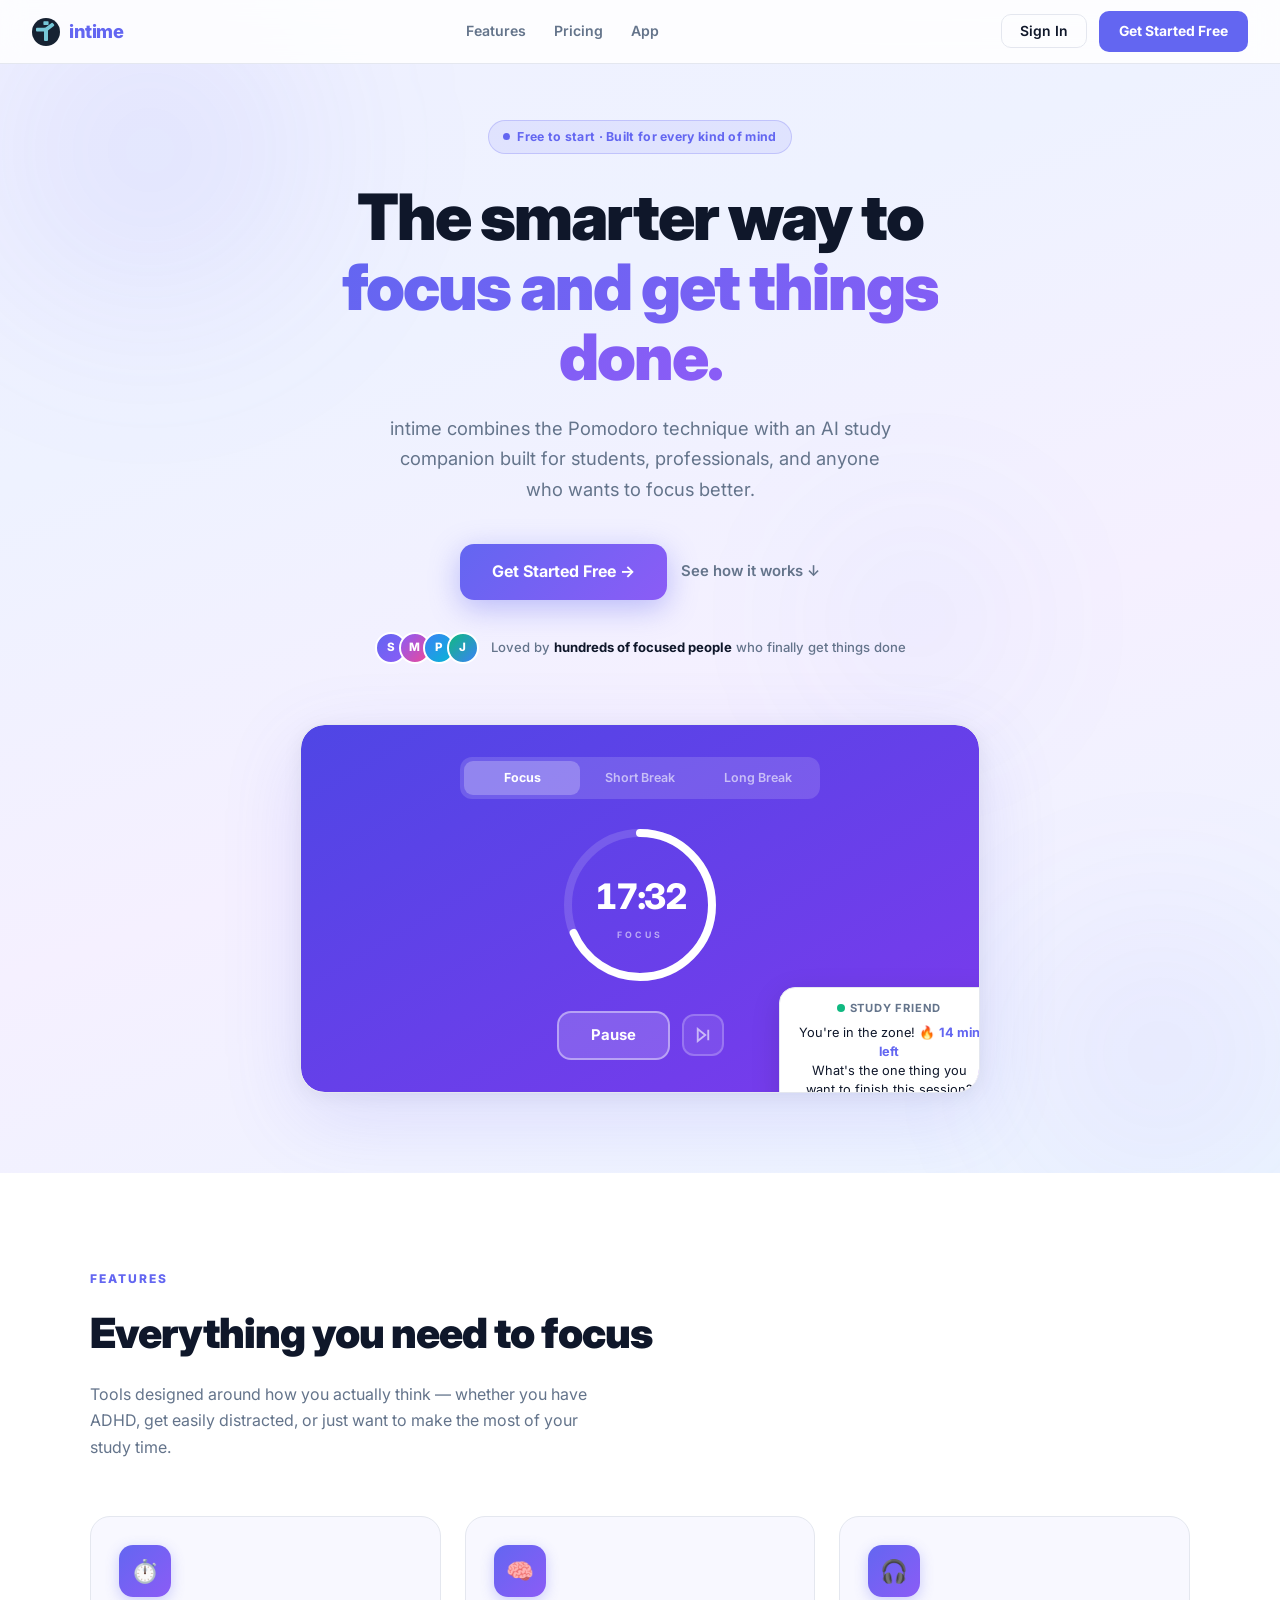
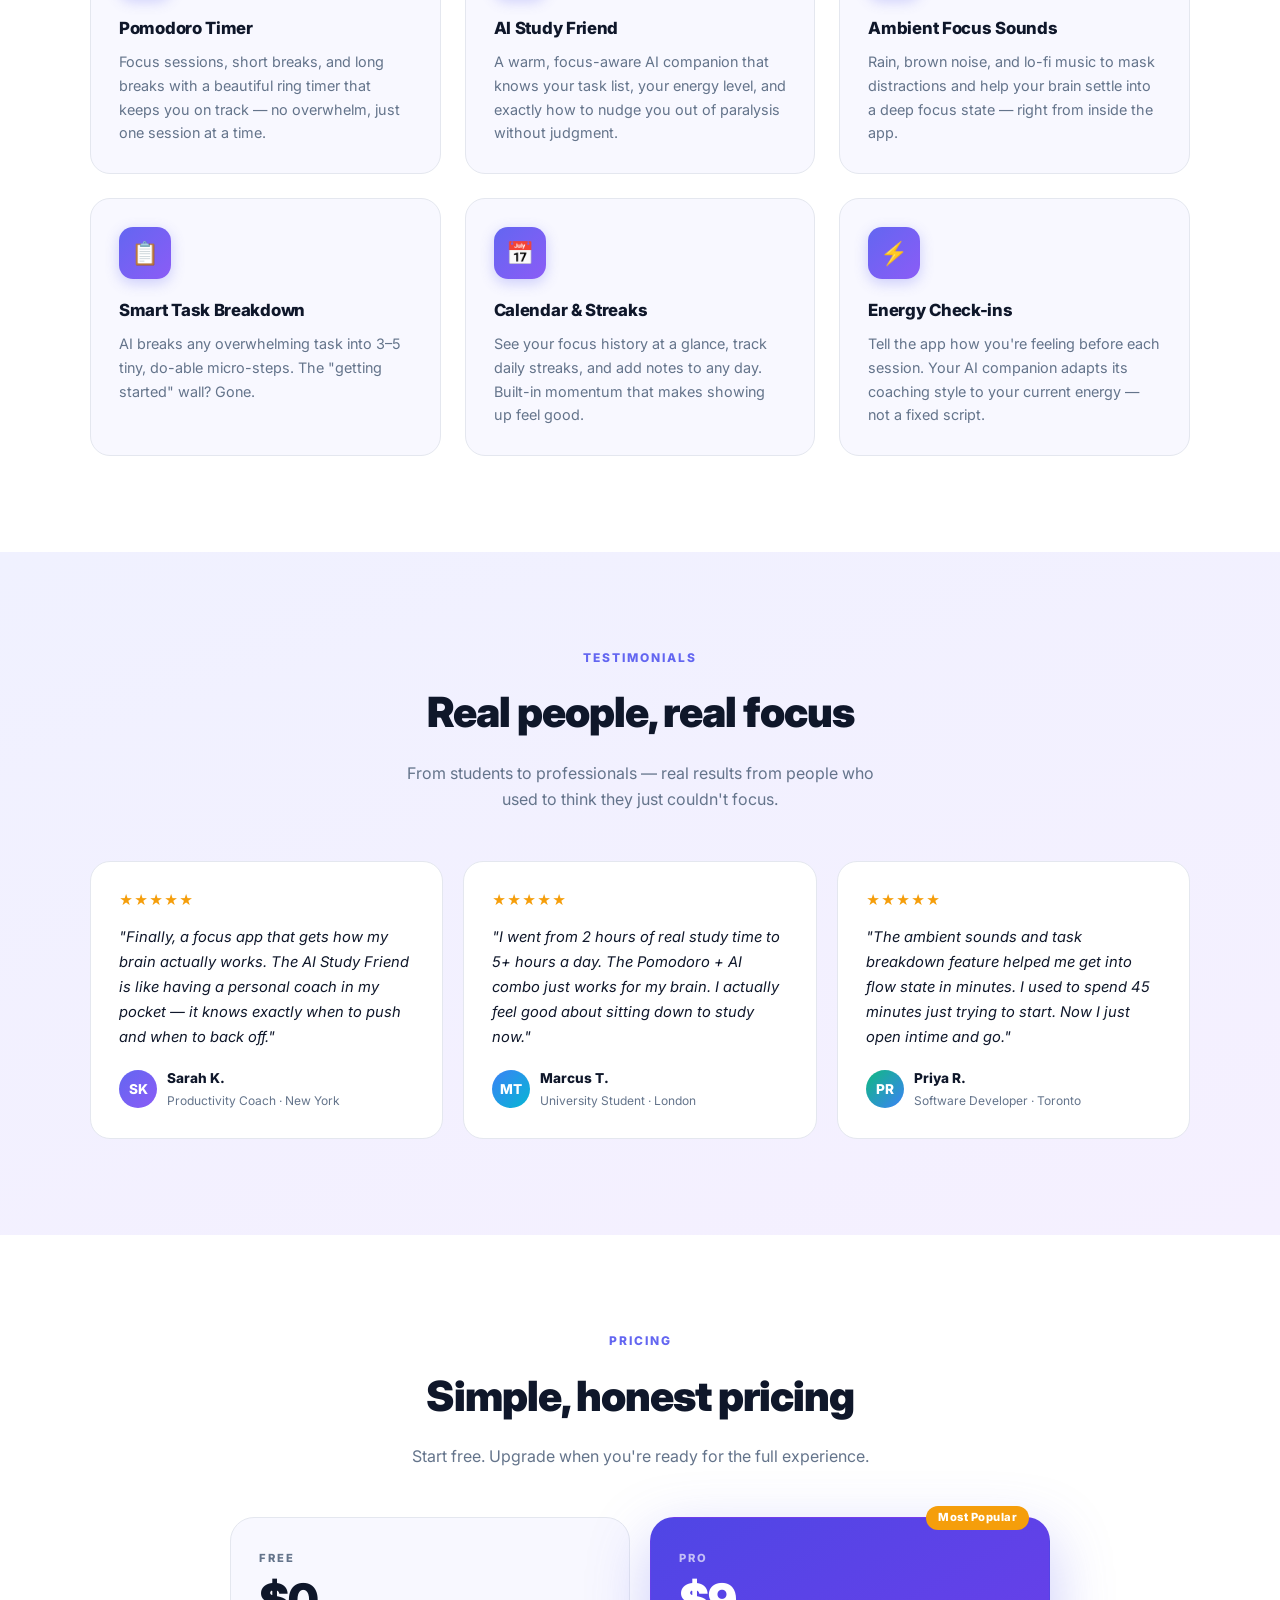
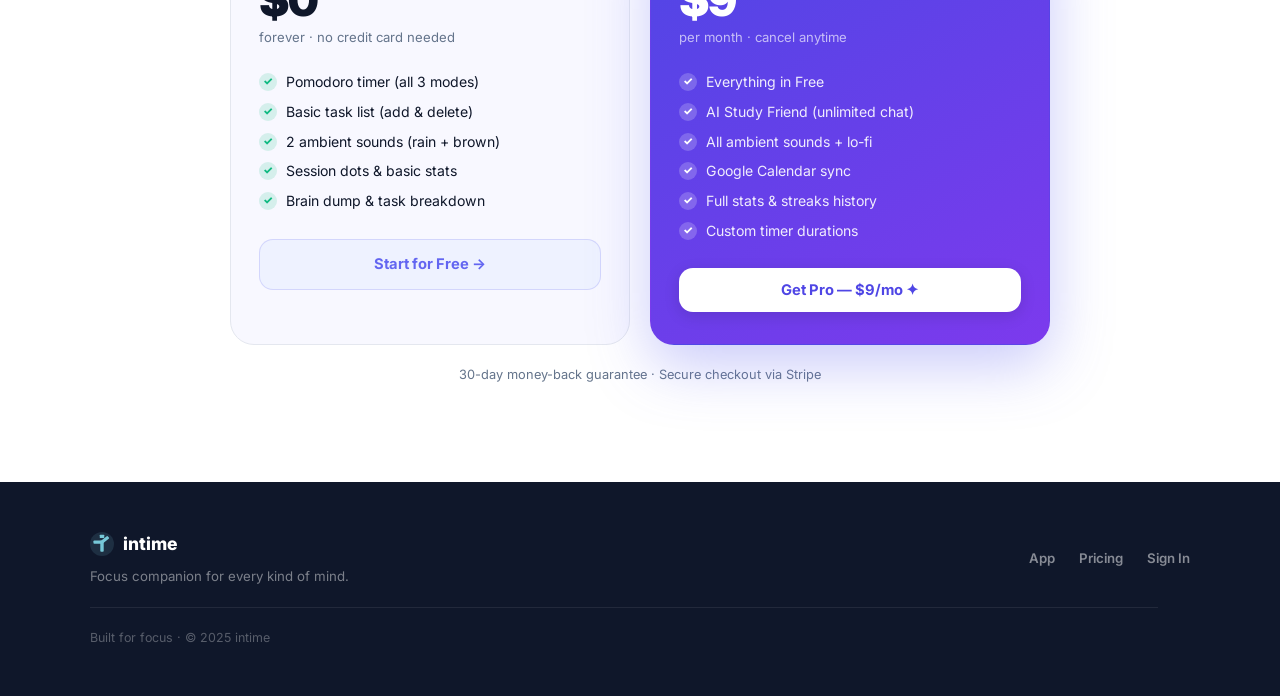
<file: static/landing.html>
<!DOCTYPE html>
<html lang="en">
<head>
    <meta charset="UTF-8">
    <meta name="viewport" content="width=device-width, initial-scale=1.0">
    <title>intime — Focus companion for every kind of mind</title>
    <script src="https://accounts.google.com/gsi/client" async defer></script>
    <link rel="preconnect" href="https://fonts.googleapis.com">
    <link rel="preconnect" href="https://fonts.gstatic.com" crossorigin>
    <link href="https://fonts.googleapis.com/css2?family=Inter:wght@400;500;600;700;800;900&display=swap" rel="stylesheet">
    <style>
        *, *::before, *::after { box-sizing: border-box; margin: 0; padding: 0; }
        :root {
            --primary: #6366F1;
            --primary-deep: #4F46E5;
            --primary-dim: #EEF2FF;
            --text: #0F172A;
            --text-muted: #64748B;
            --border: #E4E7EF;
            --bg: #F8F8FF;
            --panel: #FFFFFF;
            --success: #10B981;
        }
        html { scroll-behavior: smooth; }
        body {
            font-family: 'Inter', sans-serif;
            background: var(--bg);
            color: var(--text);
            line-height: 1.6;
            overflow-x: hidden;
        }

        /* ── Nav ── */
        .nav {
            position: fixed;
            top: 0; left: 0; right: 0;
            height: 64px;
            background: rgba(255,255,255,0.85);
            backdrop-filter: blur(12px);
            border-bottom: 1px solid var(--border);
            display: flex;
            align-items: center;
            justify-content: space-between;
            padding: 0 32px;
            z-index: 100;
        }
        .nav-logo {
            display: flex;
            align-items: center;
            gap: 9px;
            text-decoration: none;
            font-weight: 800;
            font-size: 1.15rem;
            color: var(--primary);
            letter-spacing: -0.4px;
        }
        .nav-links {
            display: flex;
            align-items: center;
            gap: 28px;
        }
        .nav-links a {
            text-decoration: none;
            font-size: 0.88rem;
            font-weight: 600;
            color: var(--text-muted);
            transition: color 0.15s;
        }
        .nav-links a:hover { color: var(--text); }
        .nav-cta {
            display: flex;
            align-items: center;
            gap: 12px;
        }
        .btn-ghost {
            padding: 8px 18px;
            border-radius: 10px;
            border: 1.5px solid var(--border);
            background: transparent;
            color: var(--text);
            font-size: 0.87rem;
            font-weight: 600;
            cursor: pointer;
            font-family: inherit;
            text-decoration: none;
            transition: border-color 0.15s;
        }
        .btn-ghost:hover { border-color: var(--primary); color: var(--primary); }
        .btn-primary {
            padding: 9px 20px;
            border-radius: 10px;
            border: none;
            background: var(--primary);
            color: white;
            font-size: 0.87rem;
            font-weight: 700;
            cursor: pointer;
            font-family: inherit;
            text-decoration: none;
            transition: opacity 0.15s, transform 0.1s;
        }
        .btn-primary:hover { opacity: 0.88; transform: translateY(-1px); }

        /* ── Hero ── */
        .hero {
            min-height: 100vh;
            display: flex;
            flex-direction: column;
            align-items: center;
            justify-content: center;
            text-align: center;
            padding: 120px 24px 80px;
            position: relative;
            overflow: hidden;
            background: linear-gradient(160deg, #F0F1FF 0%, #EEF2FF 30%, #F5F0FF 60%, #EBF4FF 100%);
        }
        .hero-blob {
            position: absolute;
            border-radius: 50%;
            filter: blur(80px);
            opacity: 0.5;
            pointer-events: none;
            animation: floatBlob 8s ease-in-out infinite;
        }
        .hero-blob-1 {
            width: 500px; height: 500px;
            background: radial-gradient(circle, rgba(99,102,241,0.25) 0%, transparent 70%);
            top: -100px; left: -100px;
            animation-delay: 0s;
        }
        .hero-blob-2 {
            width: 400px; height: 400px;
            background: radial-gradient(circle, rgba(139,92,246,0.2) 0%, transparent 70%);
            bottom: -80px; right: -80px;
            animation-delay: -3s;
        }
        .hero-blob-3 {
            width: 300px; height: 300px;
            background: radial-gradient(circle, rgba(59,130,246,0.15) 0%, transparent 70%);
            top: 40%; left: 60%;
            animation-delay: -5s;
        }
        @keyframes floatBlob {
            0%, 100% { transform: translate(0, 0) scale(1); }
            33%       { transform: translate(20px, -30px) scale(1.05); }
            66%       { transform: translate(-15px, 20px) scale(0.97); }
        }

        .hero-badge {
            display: inline-flex;
            align-items: center;
            gap: 7px;
            padding: 6px 14px;
            border-radius: 99px;
            background: rgba(99,102,241,0.1);
            border: 1px solid rgba(99,102,241,0.25);
            font-size: 0.77rem;
            font-weight: 700;
            color: var(--primary);
            letter-spacing: 0.3px;
            margin-bottom: 28px;
            position: relative;
        }
        .hero-badge-dot {
            width: 7px; height: 7px;
            border-radius: 50%;
            background: var(--primary);
            animation: pulse 2s ease-in-out infinite;
        }
        @keyframes pulse {
            0%, 100% { opacity: 1; transform: scale(1); }
            50% { opacity: 0.5; transform: scale(0.8); }
        }

        .hero-headline {
            font-size: clamp(2.4rem, 5.5vw, 4rem);
            font-weight: 900;
            line-height: 1.1;
            letter-spacing: -2px;
            color: var(--text);
            max-width: 760px;
            margin-bottom: 20px;
            position: relative;
        }
        .hero-headline .accent {
            background: linear-gradient(135deg, #6366F1, #8B5CF6);
            -webkit-background-clip: text;
            -webkit-text-fill-color: transparent;
            background-clip: text;
        }
        .hero-sub {
            font-size: 1.15rem;
            color: var(--text-muted);
            max-width: 520px;
            line-height: 1.65;
            margin-bottom: 40px;
            position: relative;
        }
        .hero-ctas {
            display: flex;
            align-items: center;
            gap: 14px;
            flex-wrap: wrap;
            justify-content: center;
            position: relative;
            margin-bottom: 20px;
        }
        .hero-cta-primary {
            padding: 15px 32px;
            border-radius: 14px;
            border: none;
            background: linear-gradient(135deg, #6366F1, #8B5CF6);
            color: white;
            font-size: 1rem;
            font-weight: 700;
            text-decoration: none;
            box-shadow: 0 8px 30px rgba(99,102,241,0.4);
            transition: transform 0.15s, box-shadow 0.15s, opacity 0.15s;
            display: inline-block;
        }
        .hero-cta-primary:hover {
            transform: translateY(-2px);
            box-shadow: 0 12px 40px rgba(99,102,241,0.5);
        }
        .hero-cta-secondary {
            font-size: 0.93rem;
            font-weight: 600;
            color: var(--text-muted);
            text-decoration: none;
            display: flex;
            align-items: center;
            gap: 6px;
            transition: color 0.15s;
        }
        .hero-cta-secondary:hover { color: var(--text); }

        .hero-social-proof {
            display: flex;
            align-items: center;
            gap: 12px;
            position: relative;
            margin-top: 12px;
        }
        .hero-avatars {
            display: flex;
            align-items: center;
        }
        .hero-avatar {
            width: 32px; height: 32px;
            border-radius: 50%;
            border: 2px solid white;
            background: linear-gradient(135deg, #6366F1, #8B5CF6);
            margin-left: -8px;
            font-size: 0.72rem;
            font-weight: 800;
            color: white;
            display: flex; align-items: center; justify-content: center;
        }
        .hero-avatar:first-child { margin-left: 0; }
        .hero-avatar-2 { background: linear-gradient(135deg, #8B5CF6, #EC4899); }
        .hero-avatar-3 { background: linear-gradient(135deg, #3B82F6, #06B6D4); }
        .hero-avatar-4 { background: linear-gradient(135deg, #10B981, #3B82F6); }
        .hero-proof-text {
            font-size: 0.82rem;
            color: var(--text-muted);
            font-weight: 500;
        }
        .hero-proof-text strong { color: var(--text); }

        /* ── Timer Illustration ── */
        .hero-visual {
            position: relative;
            margin-top: 60px;
            width: 100%;
            max-width: 680px;
        }
        .hero-app-card {
            background: white;
            border-radius: 24px;
            border: 1px solid var(--border);
            box-shadow: 0 24px 80px rgba(99,102,241,0.15), 0 4px 20px rgba(0,0,0,0.06);
            padding: 32px;
            display: flex;
            flex-direction: column;
            align-items: center;
            gap: 20px;
            position: relative;
            overflow: hidden;
        }
        .hero-app-card::before {
            content: '';
            position: absolute;
            inset: 0;
            background: linear-gradient(150deg, #4F46E5 0%, #7C3AED 100%);
            border-radius: 24px;
        }
        .hero-timer-wrap {
            position: relative;
            width: 180px; height: 180px;
        }
        .hero-timer-wrap svg { width: 100%; height: 100%; }
        .hero-timer-time {
            position: absolute;
            top: 50%; left: 50%;
            transform: translate(-50%, -50%);
            text-align: center;
        }
        .hero-timer-digits {
            font-size: 2.2rem;
            font-weight: 800;
            color: white;
            letter-spacing: -2px;
            font-variant-numeric: tabular-nums;
        }
        .hero-timer-label {
            font-size: 0.55rem;
            font-weight: 700;
            letter-spacing: 3px;
            color: rgba(255,255,255,0.55);
            margin-top: 4px;
        }
        .hero-chat-preview {
            position: absolute;
            bottom: -20px; right: -20px;
            background: white;
            border-radius: 16px;
            padding: 12px 16px;
            border: 1px solid var(--border);
            box-shadow: 0 8px 30px rgba(0,0,0,0.12);
            max-width: 220px;
            font-size: 0.8rem;
            line-height: 1.5;
            color: var(--text);
            z-index: 2;
        }
        .hero-chat-preview strong { color: var(--primary); }
        .hero-chat-dot {
            width: 8px; height: 8px;
            border-radius: 50%;
            background: var(--success);
            display: inline-block;
            margin-right: 5px;
        }

        /* ── Section Common ── */
        section { padding: 96px 24px; }
        .section-label {
            font-size: 0.75rem;
            font-weight: 800;
            letter-spacing: 2px;
            text-transform: uppercase;
            color: var(--primary);
            margin-bottom: 12px;
        }
        .section-title {
            font-size: clamp(1.8rem, 3.5vw, 2.6rem);
            font-weight: 900;
            letter-spacing: -1px;
            color: var(--text);
            margin-bottom: 14px;
        }
        .section-sub {
            font-size: 1rem;
            color: var(--text-muted);
            max-width: 500px;
            line-height: 1.65;
        }
        .section-header { margin-bottom: 56px; }

        /* ── Features ── */
        .features { background: var(--panel); }
        .features-inner {
            max-width: 1100px;
            margin: 0 auto;
        }
        .features-grid {
            display: grid;
            grid-template-columns: repeat(auto-fit, minmax(300px, 1fr));
            gap: 24px;
        }
        .feature-card {
            background: var(--bg);
            border: 1px solid var(--border);
            border-radius: 20px;
            padding: 28px;
            transition: box-shadow 0.2s, transform 0.2s;
        }
        .feature-card:hover {
            box-shadow: 0 8px 32px rgba(99,102,241,0.12);
            transform: translateY(-3px);
        }
        .feature-icon {
            width: 52px; height: 52px;
            border-radius: 14px;
            background: linear-gradient(135deg, var(--primary), #8B5CF6);
            display: flex; align-items: center; justify-content: center;
            font-size: 1.4rem;
            margin-bottom: 18px;
            box-shadow: 0 4px 14px rgba(99,102,241,0.3);
        }
        .feature-title {
            font-size: 1.05rem;
            font-weight: 800;
            color: var(--text);
            margin-bottom: 8px;
            letter-spacing: -0.3px;
        }
        .feature-desc {
            font-size: 0.9rem;
            color: var(--text-muted);
            line-height: 1.65;
        }

        /* ── Testimonials ── */
        .testimonials { background: linear-gradient(160deg, #F0F1FF, #F5F0FF); }
        .testimonials-inner { max-width: 1100px; margin: 0 auto; text-align: center; }
        .testimonials-grid {
            display: grid;
            grid-template-columns: repeat(auto-fit, minmax(280px, 1fr));
            gap: 20px;
            margin-top: 8px;
        }
        .testi-card {
            background: white;
            border: 1px solid var(--border);
            border-radius: 20px;
            padding: 28px;
            text-align: left;
            transition: box-shadow 0.2s;
        }
        .testi-card:hover { box-shadow: 0 8px 30px rgba(99,102,241,0.1); }
        .testi-stars {
            color: #F59E0B;
            font-size: 0.85rem;
            letter-spacing: 1px;
            margin-bottom: 14px;
        }
        .testi-quote {
            font-size: 0.92rem;
            color: var(--text);
            line-height: 1.7;
            margin-bottom: 18px;
            font-style: italic;
        }
        .testi-author {
            display: flex;
            align-items: center;
            gap: 10px;
        }
        .testi-avatar {
            width: 38px; height: 38px;
            border-radius: 50%;
            display: flex; align-items: center; justify-content: center;
            font-size: 0.85rem;
            font-weight: 800;
            color: white;
            flex-shrink: 0;
        }
        .ta1 { background: linear-gradient(135deg, #6366F1, #8B5CF6); }
        .ta2 { background: linear-gradient(135deg, #3B82F6, #06B6D4); }
        .ta3 { background: linear-gradient(135deg, #10B981, #3B82F6); }
        .testi-name { font-size: 0.85rem; font-weight: 800; color: var(--text); }
        .testi-role { font-size: 0.75rem; color: var(--text-muted); margin-top: 1px; }

        /* ── Pricing ── */
        .pricing { background: var(--panel); }
        .pricing-inner { max-width: 820px; margin: 0 auto; text-align: center; }
        .pricing-grid {
            display: grid;
            grid-template-columns: 1fr 1fr;
            gap: 20px;
            margin-top: 48px;
        }
        .pricing-card {
            background: var(--bg);
            border: 1.5px solid var(--border);
            border-radius: 24px;
            padding: 32px 28px;
            text-align: left;
            position: relative;
            transition: box-shadow 0.2s;
        }
        .pricing-card.pro {
            background: linear-gradient(150deg, #4F46E5 0%, #7C3AED 100%);
            border-color: transparent;
            box-shadow: 0 20px 60px rgba(99,102,241,0.35);
            color: white;
        }
        .pricing-badge {
            position: absolute;
            top: -12px; right: 20px;
            background: #F59E0B;
            color: white;
            font-size: 0.7rem;
            font-weight: 800;
            padding: 3px 12px;
            border-radius: 99px;
            letter-spacing: 0.5px;
        }
        .pricing-tier {
            font-size: 0.7rem;
            font-weight: 800;
            letter-spacing: 2px;
            text-transform: uppercase;
            color: var(--text-muted);
            margin-bottom: 10px;
        }
        .pricing-card.pro .pricing-tier { color: rgba(255,255,255,0.65); }
        .pricing-price {
            font-size: 2.8rem;
            font-weight: 900;
            letter-spacing: -2px;
            color: var(--text);
            margin-bottom: 4px;
            line-height: 1;
        }
        .pricing-card.pro .pricing-price { color: white; }
        .pricing-period {
            font-size: 0.82rem;
            color: var(--text-muted);
            margin-bottom: 24px;
        }
        .pricing-card.pro .pricing-period { color: rgba(255,255,255,0.65); }
        .pricing-features {
            list-style: none;
            display: flex;
            flex-direction: column;
            gap: 10px;
            margin-bottom: 28px;
        }
        .pricing-features li {
            display: flex;
            align-items: flex-start;
            gap: 9px;
            font-size: 0.88rem;
            color: var(--text);
            line-height: 1.4;
        }
        .pricing-card.pro .pricing-features li { color: rgba(255,255,255,0.9); }
        .pricing-features li::before {
            content: '✓';
            width: 18px; height: 18px;
            border-radius: 50%;
            background: rgba(16,185,129,0.15);
            color: var(--success);
            font-size: 0.7rem;
            font-weight: 800;
            display: flex; align-items: center; justify-content: center;
            flex-shrink: 0;
            margin-top: 1px;
        }
        .pricing-card.pro .pricing-features li::before {
            background: rgba(255,255,255,0.2);
            color: white;
        }
        .pricing-cta {
            display: block;
            width: 100%;
            padding: 13px;
            border-radius: 14px;
            text-align: center;
            font-weight: 700;
            font-size: 0.92rem;
            text-decoration: none;
            cursor: pointer;
            font-family: inherit;
            transition: opacity 0.15s, transform 0.1s;
        }
        .pricing-cta-free {
            background: var(--primary-dim);
            color: var(--primary);
            border: 1.5px solid rgba(99,102,241,0.2);
        }
        .pricing-cta-free:hover { opacity: 0.8; }
        .pricing-cta-pro {
            background: white;
            color: var(--primary-deep);
            border: none;
            box-shadow: 0 4px 16px rgba(0,0,0,0.12);
        }
        .pricing-cta-pro:hover { transform: translateY(-1px); box-shadow: 0 6px 20px rgba(0,0,0,0.16); }

        /* ── Footer ── */
        footer {
            background: var(--text);
            color: rgba(255,255,255,0.7);
            padding: 48px 32px;
        }
        .footer-inner {
            max-width: 1100px;
            margin: 0 auto;
            display: grid;
            grid-template-columns: 1fr auto;
            align-items: center;
            gap: 32px;
        }
        .footer-logo {
            display: flex;
            align-items: center;
            gap: 9px;
            font-weight: 800;
            font-size: 1.1rem;
            color: white;
            text-decoration: none;
            margin-bottom: 8px;
        }
        .footer-tagline {
            font-size: 0.83rem;
            color: rgba(255,255,255,0.45);
            margin-top: 4px;
        }
        .footer-links {
            display: flex;
            gap: 24px;
            align-items: center;
            flex-wrap: wrap;
        }
        .footer-links a {
            text-decoration: none;
            font-size: 0.83rem;
            font-weight: 600;
            color: rgba(255,255,255,0.5);
            transition: color 0.15s;
        }
        .footer-links a:hover { color: white; }
        .footer-brain {
            font-size: 0.78rem;
            color: rgba(255,255,255,0.3);
            margin-top: 20px;
            padding-top: 20px;
            border-top: 1px solid rgba(255,255,255,0.08);
        }

        /* ── Responsive ── */
        @media (max-width: 700px) {
            .nav-links { display: none; }
            .pricing-grid { grid-template-columns: 1fr; }
            .footer-inner { grid-template-columns: 1fr; }
            .hero { padding-top: 100px; }
            .hero-badge { display: none; }
        }
    </style>
</head>
<body>

<!-- Hidden Google Sign-In trigger -->
<div id="g_id_onload"
     data-client_id="121246915230-hrfas5irqhnb8sgg8qoc37ba51dqkg0g.apps.googleusercontent.com"
     data-callback="handleLandingSignIn"
     data-auto_prompt="false"
     style="display:none">
</div>

<!-- ── Nav ── -->
<nav class="nav">
    <a href="/" class="nav-logo">
        <svg width="28" height="28" viewBox="0 0 28 28" fill="none">
            <circle cx="14" cy="14" r="14" fill="#162232"/>
            <rect x="11.4" y="3.2" width="5.2" height="3.8" rx="0.7" fill="#76C8D8"/>
            <rect x="4" y="9.8" width="10" height="3.8" rx="1" fill="#76C8D8"/>
            <rect x="14" y="9.8" width="9.5" height="3.8" rx="1" fill="#76C8D8" transform="rotate(-38, 14, 11.7)"/>
            <rect x="12" y="9.8" width="4" height="13.2" rx="1" fill="#76C8D8"/>
        </svg>
        intime
    </a>
    <div class="nav-links">
        <a href="#features">Features</a>
        <a href="#pricing">Pricing</a>
        <a href="/app">App</a>
    </div>
    <div class="nav-cta">
        <button class="btn-ghost" onclick="triggerSignIn()">Sign In</button>
        <a href="/app" class="btn-primary">Get Started Free</a>
    </div>
</nav>

<!-- ── Hero ── -->
<section class="hero" id="hero">
    <div class="hero-blob hero-blob-1"></div>
    <div class="hero-blob hero-blob-2"></div>
    <div class="hero-blob hero-blob-3"></div>

    <div class="hero-badge">
        <span class="hero-badge-dot"></span>
        Free to start · Built for every kind of mind
    </div>

    <h1 class="hero-headline">
        The smarter way to<br>
        <span class="accent">focus and get things done.</span>
    </h1>
    <p class="hero-sub">
        intime combines the Pomodoro technique with an AI study companion
        built for students, professionals, and anyone who wants to focus better.
    </p>

    <div class="hero-ctas">
        <a href="/app" class="hero-cta-primary">Get Started Free →</a>
        <a href="#features" class="hero-cta-secondary">See how it works ↓</a>
    </div>

    <div class="hero-social-proof">
        <div class="hero-avatars">
            <div class="hero-avatar">S</div>
            <div class="hero-avatar hero-avatar-2">M</div>
            <div class="hero-avatar hero-avatar-3">P</div>
            <div class="hero-avatar hero-avatar-4">J</div>
        </div>
        <p class="hero-proof-text">Loved by <strong>hundreds of focused people</strong> who finally get things done</p>
    </div>

    <!-- Stylized App Preview -->
    <div class="hero-visual">
        <div class="hero-app-card">
            <div style="position:relative;z-index:1;display:flex;flex-direction:column;align-items:center;gap:16px;width:100%">
                <!-- Mode tabs -->
                <div style="display:flex;background:rgba(255,255,255,0.14);border-radius:12px;padding:4px;gap:2px;width:100%;max-width:360px">
                    <div style="flex:1;padding:7px;border-radius:9px;background:rgba(255,255,255,0.24);color:white;font-size:0.78rem;font-weight:700;text-align:center">Focus</div>
                    <div style="flex:1;padding:7px;border-radius:9px;color:rgba(255,255,255,0.6);font-size:0.78rem;font-weight:600;text-align:center">Short Break</div>
                    <div style="flex:1;padding:7px;border-radius:9px;color:rgba(255,255,255,0.6);font-size:0.78rem;font-weight:600;text-align:center">Long Break</div>
                </div>
                <!-- Timer ring -->
                <div class="hero-timer-wrap">
                    <svg viewBox="0 0 180 180" fill="none">
                        <circle cx="90" cy="90" r="72" stroke="rgba(255,255,255,0.14)" stroke-width="8"/>
                        <circle cx="90" cy="90" r="72" stroke="white" stroke-width="8"
                            stroke-dasharray="310 452" stroke-linecap="round"
                            transform="rotate(-90 90 90)"/>
                    </svg>
                    <div class="hero-timer-time">
                        <div class="hero-timer-digits">17:32</div>
                        <div class="hero-timer-label">FOCUS</div>
                    </div>
                </div>
                <!-- Control buttons -->
                <div style="display:flex;gap:12px;align-items:center">
                    <div style="padding:11px 32px;border-radius:14px;border:2px solid rgba(255,255,255,0.42);background:rgba(255,255,255,0.17);color:white;font-weight:700;font-size:0.93rem">Pause</div>
                    <div style="width:42px;height:42px;border-radius:12px;border:2px solid rgba(255,255,255,0.22);background:rgba(255,255,255,0.09);display:flex;align-items:center;justify-content:center">
                        <svg width="18" height="18" viewBox="0 0 24 24" fill="none" stroke="rgba(255,255,255,0.6)" stroke-width="2.5"><polygon points="5 4 15 12 5 20 5 4"/><line x1="19" y1="5" x2="19" y2="19"/></svg>
                    </div>
                </div>
            </div>
            <!-- Floating chat bubble -->
            <div class="hero-chat-preview" style="z-index:2">
                <div style="font-size:0.7rem;font-weight:700;color:#64748B;text-transform:uppercase;letter-spacing:0.8px;margin-bottom:6px">
                    <span class="hero-chat-dot"></span>Study Friend
                </div>
                You're in the zone! 🔥 <strong>14 min left</strong><br>
                What's the one thing you want to finish this session?
            </div>
        </div>
    </div>
</section>

<!-- ── Features ── -->
<section class="features" id="features">
    <div class="features-inner">
        <div class="section-header">
            <p class="section-label">Features</p>
            <h2 class="section-title">Everything you need to focus</h2>
            <p class="section-sub">Tools designed around how you actually think — whether you have ADHD, get easily distracted, or just want to make the most of your study time.</p>
        </div>
        <div class="features-grid">
            <div class="feature-card">
                <div class="feature-icon">⏱️</div>
                <h3 class="feature-title">Pomodoro Timer</h3>
                <p class="feature-desc">Focus sessions, short breaks, and long breaks with a beautiful ring timer that keeps you on track — no overwhelm, just one session at a time.</p>
            </div>
            <div class="feature-card">
                <div class="feature-icon">🧠</div>
                <h3 class="feature-title">AI Study Friend</h3>
                <p class="feature-desc">A warm, focus-aware AI companion that knows your task list, your energy level, and exactly how to nudge you out of paralysis without judgment.</p>
            </div>
            <div class="feature-card">
                <div class="feature-icon">🎧</div>
                <h3 class="feature-title">Ambient Focus Sounds</h3>
                <p class="feature-desc">Rain, brown noise, and lo-fi music to mask distractions and help your brain settle into a deep focus state — right from inside the app.</p>
            </div>
            <div class="feature-card">
                <div class="feature-icon">📋</div>
                <h3 class="feature-title">Smart Task Breakdown</h3>
                <p class="feature-desc">AI breaks any overwhelming task into 3–5 tiny, do-able micro-steps. The "getting started" wall? Gone.</p>
            </div>
            <div class="feature-card">
                <div class="feature-icon">📅</div>
                <h3 class="feature-title">Calendar & Streaks</h3>
                <p class="feature-desc">See your focus history at a glance, track daily streaks, and add notes to any day. Built-in momentum that makes showing up feel good.</p>
            </div>
            <div class="feature-card">
                <div class="feature-icon">⚡</div>
                <h3 class="feature-title">Energy Check-ins</h3>
                <p class="feature-desc">Tell the app how you're feeling before each session. Your AI companion adapts its coaching style to your current energy — not a fixed script.</p>
            </div>
        </div>
    </div>
</section>

<!-- ── Testimonials ── -->
<section class="testimonials" id="testimonials">
    <div class="testimonials-inner">
        <p class="section-label">Testimonials</p>
        <h2 class="section-title">Real people, real focus</h2>
        <p class="section-sub" style="margin:0 auto 48px">From students to professionals — real results from people who used to think they just couldn't focus.</p>
        <div class="testimonials-grid">
            <div class="testi-card">
                <div class="testi-stars">★★★★★</div>
                <p class="testi-quote">"Finally, a focus app that gets how my brain actually works. The AI Study Friend is like having a personal coach in my pocket — it knows exactly when to push and when to back off."</p>
                <div class="testi-author">
                    <div class="testi-avatar ta1">SK</div>
                    <div>
                        <div class="testi-name">Sarah K.</div>
                        <div class="testi-role">Productivity Coach · New York</div>
                    </div>
                </div>
            </div>
            <div class="testi-card">
                <div class="testi-stars">★★★★★</div>
                <p class="testi-quote">"I went from 2 hours of real study time to 5+ hours a day. The Pomodoro + AI combo just works for my brain. I actually feel good about sitting down to study now."</p>
                <div class="testi-author">
                    <div class="testi-avatar ta2">MT</div>
                    <div>
                        <div class="testi-name">Marcus T.</div>
                        <div class="testi-role">University Student · London</div>
                    </div>
                </div>
            </div>
            <div class="testi-card">
                <div class="testi-stars">★★★★★</div>
                <p class="testi-quote">"The ambient sounds and task breakdown feature helped me get into flow state in minutes. I used to spend 45 minutes just trying to start. Now I just open intime and go."</p>
                <div class="testi-author">
                    <div class="testi-avatar ta3">PR</div>
                    <div>
                        <div class="testi-name">Priya R.</div>
                        <div class="testi-role">Software Developer · Toronto</div>
                    </div>
                </div>
            </div>
        </div>
    </div>
</section>

<!-- ── Pricing ── -->
<section class="pricing" id="pricing">
    <div class="pricing-inner">
        <p class="section-label">Pricing</p>
        <h2 class="section-title">Simple, honest pricing</h2>
        <p class="section-sub" style="margin:0 auto">Start free. Upgrade when you're ready for the full experience.</p>
        <div class="pricing-grid">
            <!-- Free -->
            <div class="pricing-card">
                <p class="pricing-tier">Free</p>
                <div class="pricing-price">$0</div>
                <p class="pricing-period">forever · no credit card needed</p>
                <ul class="pricing-features">
                    <li>Pomodoro timer (all 3 modes)</li>
                    <li>Basic task list (add &amp; delete)</li>
                    <li>2 ambient sounds (rain + brown)</li>
                    <li>Session dots &amp; basic stats</li>
                    <li>Brain dump &amp; task breakdown</li>
                </ul>
                <a href="/app" class="pricing-cta pricing-cta-free">Start for Free →</a>
            </div>
            <!-- Pro -->
            <div class="pricing-card pro">
                <div class="pricing-badge">Most Popular</div>
                <p class="pricing-tier">Pro</p>
                <div class="pricing-price">$9</div>
                <p class="pricing-period">per month · cancel anytime</p>
                <ul class="pricing-features">
                    <li>Everything in Free</li>
                    <li>AI Study Friend (unlimited chat)</li>
                    <li>All ambient sounds + lo-fi</li>
                    <li>Google Calendar sync</li>
                    <li>Full stats &amp; streaks history</li>
                    <li>Custom timer durations</li>
                </ul>
                <button class="pricing-cta pricing-cta-pro" onclick="goToPro()">Get Pro — $9/mo ✦</button>
            </div>
        </div>
        <p style="font-size:0.8rem;color:var(--text-muted);margin-top:20px;text-align:center">
            30-day money-back guarantee · Secure checkout via Stripe
        </p>
    </div>
</section>

<!-- ── Footer ── -->
<footer>
    <div class="footer-inner">
        <div>
            <a href="/" class="footer-logo">
                <svg width="24" height="24" viewBox="0 0 28 28" fill="none">
                    <circle cx="14" cy="14" r="14" fill="#1e2f42"/>
                    <rect x="11.4" y="3.2" width="5.2" height="3.8" rx="0.7" fill="#76C8D8"/>
                    <rect x="4" y="9.8" width="10" height="3.8" rx="1" fill="#76C8D8"/>
                    <rect x="14" y="9.8" width="9.5" height="3.8" rx="1" fill="#76C8D8" transform="rotate(-38, 14, 11.7)"/>
                    <rect x="12" y="9.8" width="4" height="13.2" rx="1" fill="#76C8D8"/>
                </svg>
                intime
            </a>
            <p class="footer-tagline">Focus companion for every kind of mind.</p>
        </div>
        <div class="footer-links">
            <a href="/app">App</a>
            <a href="#pricing">Pricing</a>
            <a href="/app">Sign In</a>
        </div>
    </div>
    <div class="footer-inner" style="padding-top:0">
        <p class="footer-brain">Built for focus · &copy; 2025 intime</p>
    </div>
</footer>

<script>
function triggerSignIn() {
    if (typeof google !== 'undefined') {
        google.accounts.id.prompt();
    }
}

window.handleLandingSignIn = (response) => {
    sessionStorage.setItem('google_credential', response.credential);
    window.location.href = '/app';
};

function goToPro() {
    const lastUser = localStorage.getItem('intime_last_user_id');
    if (lastUser) {
        window.location.href = '/pricing';
    } else {
        window.location.href = '/pricing';
    }
}

// If returning user, personalise nav CTA
const lastName = localStorage.getItem('intime_last_user_name');
if (lastName) {
    const cta = document.querySelector('.nav-cta .btn-primary');
    if (cta) { cta.textContent = `Continue as ${lastName} →`; }
}
</script>
</body>
</html>
</file>
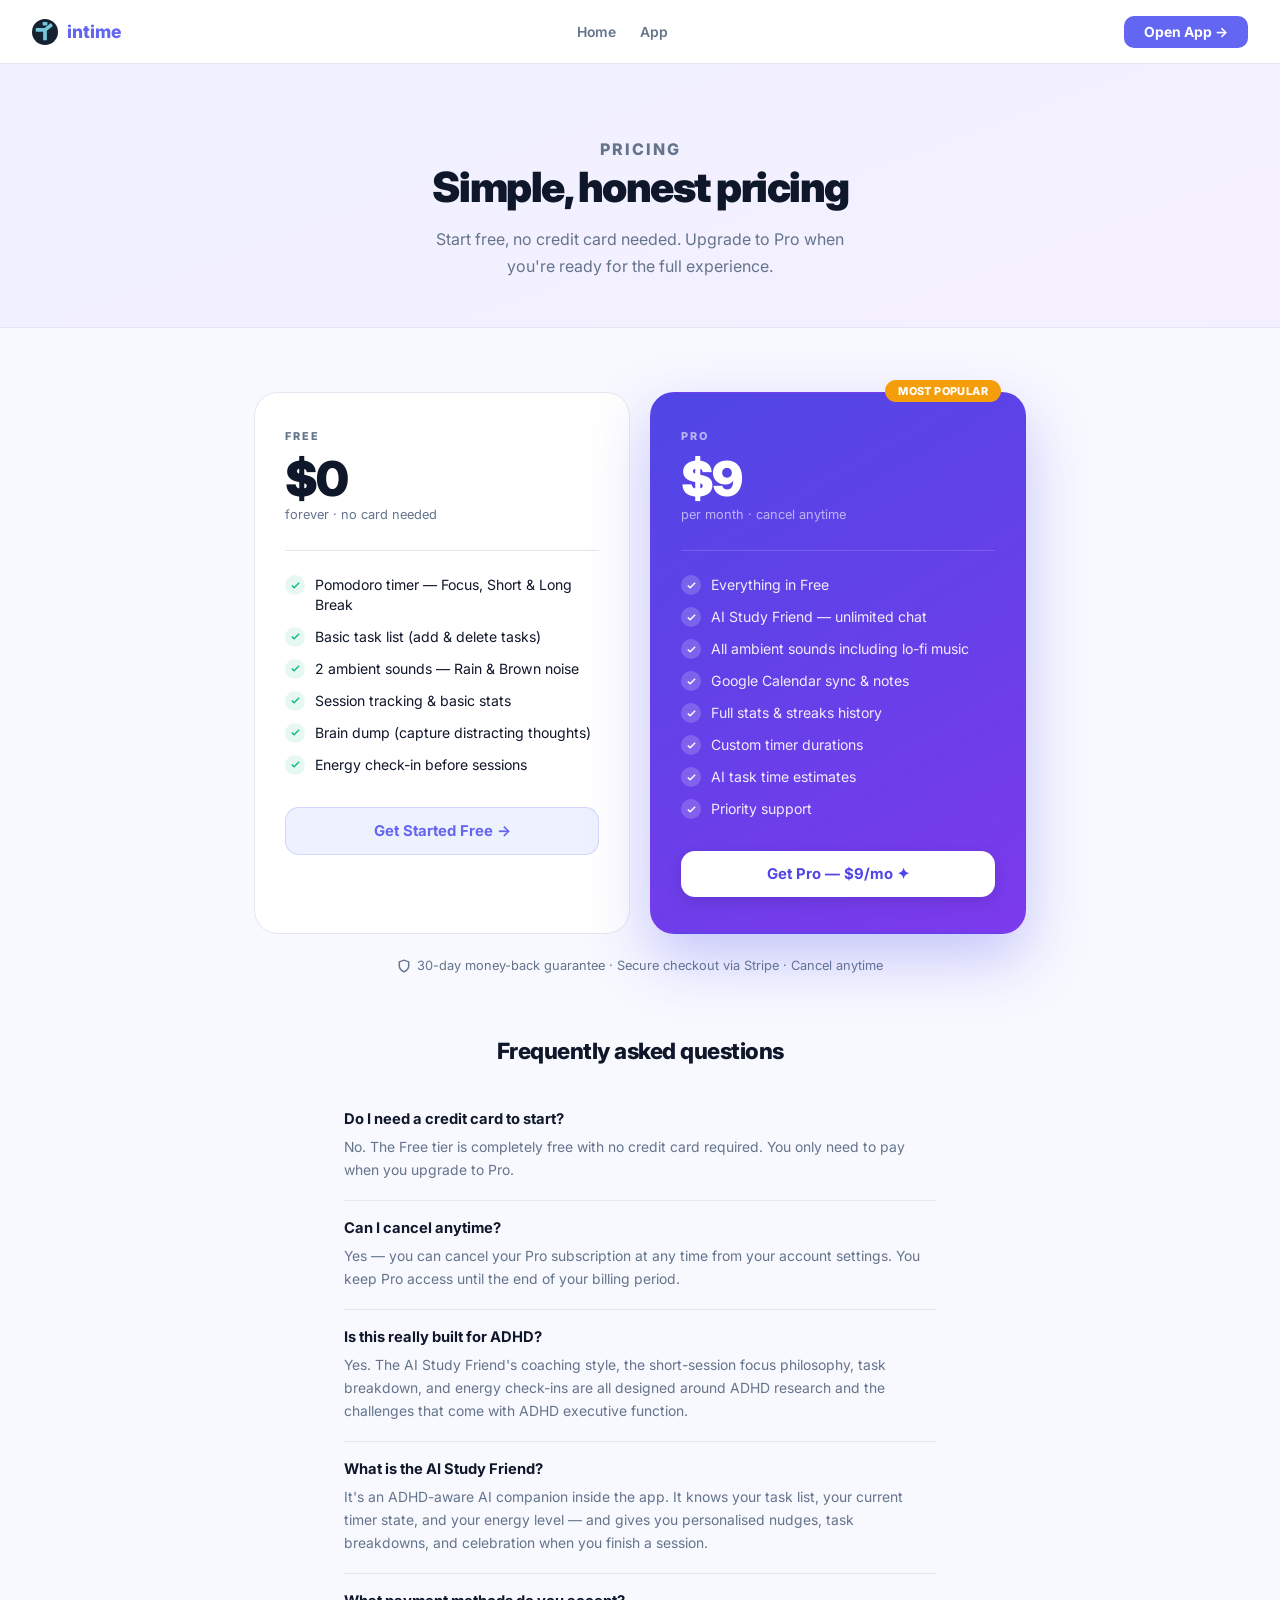
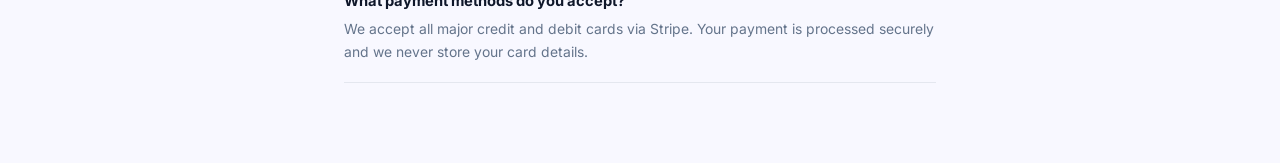
<file: static/pricing.html>
<!DOCTYPE html>
<html lang="en">
<head>
    <meta charset="UTF-8">
    <meta name="viewport" content="width=device-width, initial-scale=1.0">
    <title>intime — Pricing</title>
    <link rel="preconnect" href="https://fonts.googleapis.com">
    <link rel="preconnect" href="https://fonts.gstatic.com" crossorigin>
    <link href="https://fonts.googleapis.com/css2?family=Inter:wght@400;500;600;700;800;900&display=swap" rel="stylesheet">
    <style>
        *, *::before, *::after { box-sizing: border-box; margin: 0; padding: 0; }
        :root {
            --primary: #6366F1;
            --primary-deep: #4F46E5;
            --primary-dim: #EEF2FF;
            --text: #0F172A;
            --text-muted: #64748B;
            --border: #E4E7EF;
            --bg: #F8F8FF;
            --panel: #FFFFFF;
            --success: #10B981;
        }
        body {
            font-family: 'Inter', sans-serif;
            background: var(--bg);
            color: var(--text);
            min-height: 100vh;
        }

        /* ── Nav ── */
        .nav {
            height: 64px;
            background: white;
            border-bottom: 1px solid var(--border);
            display: flex;
            align-items: center;
            justify-content: space-between;
            padding: 0 32px;
        }
        .nav-logo {
            display: flex;
            align-items: center;
            gap: 9px;
            text-decoration: none;
            font-weight: 800;
            font-size: 1.1rem;
            color: var(--primary);
        }
        .nav-links {
            display: flex;
            align-items: center;
            gap: 24px;
        }
        .nav-links a {
            text-decoration: none;
            font-size: 0.87rem;
            font-weight: 600;
            color: var(--text-muted);
            transition: color 0.15s;
        }
        .nav-links a:hover { color: var(--text); }
        .nav-cta {
            padding: 8px 20px;
            border-radius: 10px;
            background: var(--primary);
            color: white;
            font-weight: 700;
            font-size: 0.87rem;
            text-decoration: none;
            transition: opacity 0.15s;
        }
        .nav-cta:hover { opacity: 0.88; }

        /* ── Hero ── */
        .pricing-hero {
            text-align: center;
            padding: 72px 24px 48px;
            background: linear-gradient(160deg, #F0F1FF, #F5F0FF);
            border-bottom: 1px solid var(--border);
        }
        .pricing-label {
            font-size: 0.72rem;
            font-weight: 800;
            letter-spacing: 2px;
            text-transform: uppercase;
            color: var(--primary);
            margin-bottom: 12px;
        }
        .pricing-hero h1 {
            font-size: 2.6rem;
            font-weight: 900;
            letter-spacing: -1.5px;
            color: var(--text);
            margin-bottom: 14px;
        }
        .pricing-hero p {
            font-size: 1rem;
            color: var(--text-muted);
            max-width: 440px;
            margin: 0 auto;
            line-height: 1.65;
        }

        /* ── Cards ── */
        .pricing-section {
            max-width: 820px;
            margin: 0 auto;
            padding: 64px 24px;
        }
        .pricing-grid {
            display: grid;
            grid-template-columns: 1fr 1fr;
            gap: 20px;
        }
        .pricing-card {
            background: white;
            border: 1.5px solid var(--border);
            border-radius: 24px;
            padding: 36px 30px;
            position: relative;
        }
        .pricing-card.pro {
            background: linear-gradient(150deg, #4F46E5 0%, #7C3AED 100%);
            border-color: transparent;
            box-shadow: 0 24px 60px rgba(99,102,241,0.35);
            color: white;
        }
        .popular-badge {
            position: absolute;
            top: -13px; right: 24px;
            background: #F59E0B;
            color: white;
            font-size: 0.68rem;
            font-weight: 800;
            padding: 4px 13px;
            border-radius: 99px;
            letter-spacing: 0.4px;
            text-transform: uppercase;
        }
        .card-tier {
            font-size: 0.68rem;
            font-weight: 800;
            letter-spacing: 2px;
            text-transform: uppercase;
            color: var(--text-muted);
            margin-bottom: 12px;
        }
        .pricing-card.pro .card-tier { color: rgba(255,255,255,0.6); }
        .card-price {
            font-size: 3rem;
            font-weight: 900;
            letter-spacing: -2px;
            color: var(--text);
            line-height: 1;
            margin-bottom: 4px;
        }
        .pricing-card.pro .card-price { color: white; }
        .card-period {
            font-size: 0.8rem;
            color: var(--text-muted);
            margin-bottom: 28px;
        }
        .pricing-card.pro .card-period { color: rgba(255,255,255,0.6); }
        .card-divider {
            height: 1px;
            background: var(--border);
            margin-bottom: 24px;
        }
        .pricing-card.pro .card-divider { background: rgba(255,255,255,0.15); }
        .card-features {
            list-style: none;
            display: flex;
            flex-direction: column;
            gap: 12px;
            margin-bottom: 32px;
        }
        .card-features li {
            display: flex;
            align-items: flex-start;
            gap: 10px;
            font-size: 0.88rem;
            color: var(--text);
            line-height: 1.4;
        }
        .pricing-card.pro .card-features li { color: rgba(255,255,255,0.9); }
        .feat-check {
            width: 20px; height: 20px;
            border-radius: 50%;
            background: rgba(16,185,129,0.1);
            display: flex; align-items: center; justify-content: center;
            flex-shrink: 0;
            margin-top: 0px;
        }
        .feat-check svg { color: var(--success); }
        .pricing-card.pro .feat-check {
            background: rgba(255,255,255,0.18);
        }
        .pricing-card.pro .feat-check svg { color: white; }
        .card-cta {
            display: block;
            width: 100%;
            padding: 14px;
            border-radius: 14px;
            text-align: center;
            font-weight: 700;
            font-size: 0.93rem;
            text-decoration: none;
            cursor: pointer;
            font-family: inherit;
            border: none;
            transition: opacity 0.15s, transform 0.1s, box-shadow 0.1s;
        }
        .cta-free {
            background: var(--primary-dim);
            color: var(--primary);
            border: 1.5px solid rgba(99,102,241,0.2);
        }
        .cta-free:hover { opacity: 0.8; }
        .cta-pro {
            background: white;
            color: var(--primary-deep);
            box-shadow: 0 4px 16px rgba(0,0,0,0.12);
        }
        .cta-pro:hover { transform: translateY(-1px); box-shadow: 0 6px 22px rgba(0,0,0,0.16); }
        .cta-pro:disabled {
            opacity: 0.6;
            cursor: default;
            transform: none;
        }

        .guarantee {
            text-align: center;
            margin-top: 24px;
            font-size: 0.8rem;
            color: var(--text-muted);
            display: flex;
            align-items: center;
            justify-content: center;
            gap: 6px;
        }

        /* ── FAQ ── */
        .faq-section {
            max-width: 640px;
            margin: 0 auto;
            padding: 0 24px 80px;
        }
        .faq-title {
            font-size: 1.4rem;
            font-weight: 800;
            letter-spacing: -0.5px;
            color: var(--text);
            margin-bottom: 28px;
            text-align: center;
        }
        .faq-item {
            border-bottom: 1px solid var(--border);
            padding: 18px 0;
        }
        .faq-q {
            font-size: 0.92rem;
            font-weight: 700;
            color: var(--text);
            margin-bottom: 8px;
        }
        .faq-a {
            font-size: 0.87rem;
            color: var(--text-muted);
            line-height: 1.65;
        }

        /* ── Toast ── */
        .toast {
            position: fixed;
            bottom: 28px;
            left: 50%;
            transform: translateX(-50%) translateY(20px);
            background: var(--text);
            color: white;
            padding: 12px 22px;
            border-radius: 12px;
            font-size: 0.87rem;
            font-weight: 600;
            opacity: 0;
            transition: opacity 0.25s, transform 0.25s;
            pointer-events: none;
            z-index: 999;
        }
        .toast.show {
            opacity: 1;
            transform: translateX(-50%) translateY(0);
        }

        @media (max-width: 640px) {
            .pricing-grid { grid-template-columns: 1fr; }
            .pricing-hero h1 { font-size: 2rem; }
        }
    </style>
</head>
<body>

<nav class="nav">
    <a href="/" class="nav-logo">
        <svg width="26" height="26" viewBox="0 0 28 28" fill="none">
            <circle cx="14" cy="14" r="14" fill="#162232"/>
            <rect x="11.4" y="3.2" width="5.2" height="3.8" rx="0.7" fill="#76C8D8"/>
            <rect x="4" y="9.8" width="10" height="3.8" rx="1" fill="#76C8D8"/>
            <rect x="14" y="9.8" width="9.5" height="3.8" rx="1" fill="#76C8D8" transform="rotate(-38, 14, 11.7)"/>
            <rect x="12" y="9.8" width="4" height="13.2" rx="1" fill="#76C8D8"/>
        </svg>
        intime
    </a>
    <div class="nav-links">
        <a href="/">Home</a>
        <a href="/app">App</a>
    </div>
    <a href="/app" class="nav-cta">Open App →</a>
</nav>

<div class="pricing-hero">
    <p class="pricing-label">Pricing</p>
    <h1>Simple, honest pricing</h1>
    <p>Start free, no credit card needed. Upgrade to Pro when you're ready for the full experience.</p>
</div>

<div class="pricing-section">
    <div class="pricing-grid">
        <!-- Free -->
        <div class="pricing-card">
            <p class="card-tier">Free</p>
            <div class="card-price">$0</div>
            <p class="card-period">forever · no card needed</p>
            <div class="card-divider"></div>
            <ul class="card-features">
                <li>
                    <span class="feat-check"><svg width="11" height="11" viewBox="0 0 24 24" fill="none" stroke="currentColor" stroke-width="3"><polyline points="20 6 9 17 4 12"/></svg></span>
                    Pomodoro timer — Focus, Short &amp; Long Break
                </li>
                <li>
                    <span class="feat-check"><svg width="11" height="11" viewBox="0 0 24 24" fill="none" stroke="currentColor" stroke-width="3"><polyline points="20 6 9 17 4 12"/></svg></span>
                    Basic task list (add &amp; delete tasks)
                </li>
                <li>
                    <span class="feat-check"><svg width="11" height="11" viewBox="0 0 24 24" fill="none" stroke="currentColor" stroke-width="3"><polyline points="20 6 9 17 4 12"/></svg></span>
                    2 ambient sounds — Rain &amp; Brown noise
                </li>
                <li>
                    <span class="feat-check"><svg width="11" height="11" viewBox="0 0 24 24" fill="none" stroke="currentColor" stroke-width="3"><polyline points="20 6 9 17 4 12"/></svg></span>
                    Session tracking &amp; basic stats
                </li>
                <li>
                    <span class="feat-check"><svg width="11" height="11" viewBox="0 0 24 24" fill="none" stroke="currentColor" stroke-width="3"><polyline points="20 6 9 17 4 12"/></svg></span>
                    Brain dump (capture distracting thoughts)
                </li>
                <li>
                    <span class="feat-check"><svg width="11" height="11" viewBox="0 0 24 24" fill="none" stroke="currentColor" stroke-width="3"><polyline points="20 6 9 17 4 12"/></svg></span>
                    Energy check-in before sessions
                </li>
            </ul>
            <a href="/app" class="card-cta cta-free">Get Started Free →</a>
        </div>

        <!-- Pro -->
        <div class="pricing-card pro">
            <div class="popular-badge">Most Popular</div>
            <p class="card-tier">Pro</p>
            <div class="card-price">$9</div>
            <p class="card-period">per month · cancel anytime</p>
            <div class="card-divider"></div>
            <ul class="card-features">
                <li>
                    <span class="feat-check"><svg width="11" height="11" viewBox="0 0 24 24" fill="none" stroke="currentColor" stroke-width="3"><polyline points="20 6 9 17 4 12"/></svg></span>
                    Everything in Free
                </li>
                <li>
                    <span class="feat-check"><svg width="11" height="11" viewBox="0 0 24 24" fill="none" stroke="currentColor" stroke-width="3"><polyline points="20 6 9 17 4 12"/></svg></span>
                    AI Study Friend — unlimited chat
                </li>
                <li>
                    <span class="feat-check"><svg width="11" height="11" viewBox="0 0 24 24" fill="none" stroke="currentColor" stroke-width="3"><polyline points="20 6 9 17 4 12"/></svg></span>
                    All ambient sounds including lo-fi music
                </li>
                <li>
                    <span class="feat-check"><svg width="11" height="11" viewBox="0 0 24 24" fill="none" stroke="currentColor" stroke-width="3"><polyline points="20 6 9 17 4 12"/></svg></span>
                    Google Calendar sync &amp; notes
                </li>
                <li>
                    <span class="feat-check"><svg width="11" height="11" viewBox="0 0 24 24" fill="none" stroke="currentColor" stroke-width="3"><polyline points="20 6 9 17 4 12"/></svg></span>
                    Full stats &amp; streaks history
                </li>
                <li>
                    <span class="feat-check"><svg width="11" height="11" viewBox="0 0 24 24" fill="none" stroke="currentColor" stroke-width="3"><polyline points="20 6 9 17 4 12"/></svg></span>
                    Custom timer durations
                </li>
                <li>
                    <span class="feat-check"><svg width="11" height="11" viewBox="0 0 24 24" fill="none" stroke="currentColor" stroke-width="3"><polyline points="20 6 9 17 4 12"/></svg></span>
                    AI task time estimates
                </li>
                <li>
                    <span class="feat-check"><svg width="11" height="11" viewBox="0 0 24 24" fill="none" stroke="currentColor" stroke-width="3"><polyline points="20 6 9 17 4 12"/></svg></span>
                    Priority support
                </li>
            </ul>
            <button class="card-cta cta-pro" id="checkout-btn" onclick="startCheckout()">
                Get Pro — $9/mo ✦
            </button>
        </div>
    </div>

    <p class="guarantee">
        <svg width="14" height="14" viewBox="0 0 24 24" fill="none" stroke="currentColor" stroke-width="2.5"><path d="M12 22s8-4 8-10V5l-8-3-8 3v7c0 6 8 10 8 10z"/></svg>
        30-day money-back guarantee · Secure checkout via Stripe · Cancel anytime
    </p>
</div>

<!-- FAQ -->
<div class="faq-section">
    <h2 class="faq-title">Frequently asked questions</h2>
    <div class="faq-item">
        <p class="faq-q">Do I need a credit card to start?</p>
        <p class="faq-a">No. The Free tier is completely free with no credit card required. You only need to pay when you upgrade to Pro.</p>
    </div>
    <div class="faq-item">
        <p class="faq-q">Can I cancel anytime?</p>
        <p class="faq-a">Yes — you can cancel your Pro subscription at any time from your account settings. You keep Pro access until the end of your billing period.</p>
    </div>
    <div class="faq-item">
        <p class="faq-q">Is this really built for ADHD?</p>
        <p class="faq-a">Yes. The AI Study Friend's coaching style, the short-session focus philosophy, task breakdown, and energy check-ins are all designed around ADHD research and the challenges that come with ADHD executive function.</p>
    </div>
    <div class="faq-item">
        <p class="faq-q">What is the AI Study Friend?</p>
        <p class="faq-a">It's an ADHD-aware AI companion inside the app. It knows your task list, your current timer state, and your energy level — and gives you personalised nudges, task breakdowns, and celebration when you finish a session.</p>
    </div>
    <div class="faq-item">
        <p class="faq-q">What payment methods do you accept?</p>
        <p class="faq-a">We accept all major credit and debit cards via Stripe. Your payment is processed securely and we never store your card details.</p>
    </div>
</div>

<div class="toast" id="toast"></div>

<script>
async function startCheckout() {
    const btn = document.getElementById('checkout-btn');
    const userId = localStorage.getItem('intime_last_user_id');

    if (!userId) {
        showToast('Please sign in first — open the app and sign in with Google.');
        setTimeout(() => { window.location.href = '/app'; }, 2000);
        return;
    }

    btn.disabled = true;
    btn.textContent = 'Loading…';

    try {
        const res = await fetch('/api/stripe/create-checkout-session', {
            method: 'POST',
            headers: { 'Content-Type': 'application/json' },
            credentials: 'include',
            body: JSON.stringify({ email: '' }),
        });
        if (res.status === 401) {
            showToast('Please sign in first — open the app and sign in with Google.');
            setTimeout(() => { window.location.href = '/app'; }, 2000);
            btn.disabled = false;
            btn.textContent = 'Get Pro — $9/mo ✦';
            return;
        }
        const data = await res.json();

        if (data.checkout_url) {
            sessionStorage.setItem('intime_post_checkout_uid',  userId);
            sessionStorage.setItem('intime_post_checkout_name', localStorage.getItem('intime_last_user_name') || '');
            window.location.href = data.checkout_url;
        } else if (data.error) {
            showToast('Stripe not configured yet. Add your Stripe keys to .env to enable payments.');
            btn.disabled = false;
            btn.textContent = 'Get Pro — $9/mo ✦';
        }
    } catch {
        showToast('Something went wrong — please try again.');
        btn.disabled = false;
        btn.textContent = 'Get Pro — $9/mo ✦';
    }
}

function showToast(msg) {
    const t = document.getElementById('toast');
    t.textContent = msg;
    t.classList.add('show');
    setTimeout(() => t.classList.remove('show'), 4000);
}

// Check for payment success redirect from Stripe
const params = new URLSearchParams(window.location.search);
if (params.get('payment') === 'success') {
    showToast('🎉 Welcome to intime Pro! Your account has been upgraded.');
}
</script>
</body>
</html>
</file>
